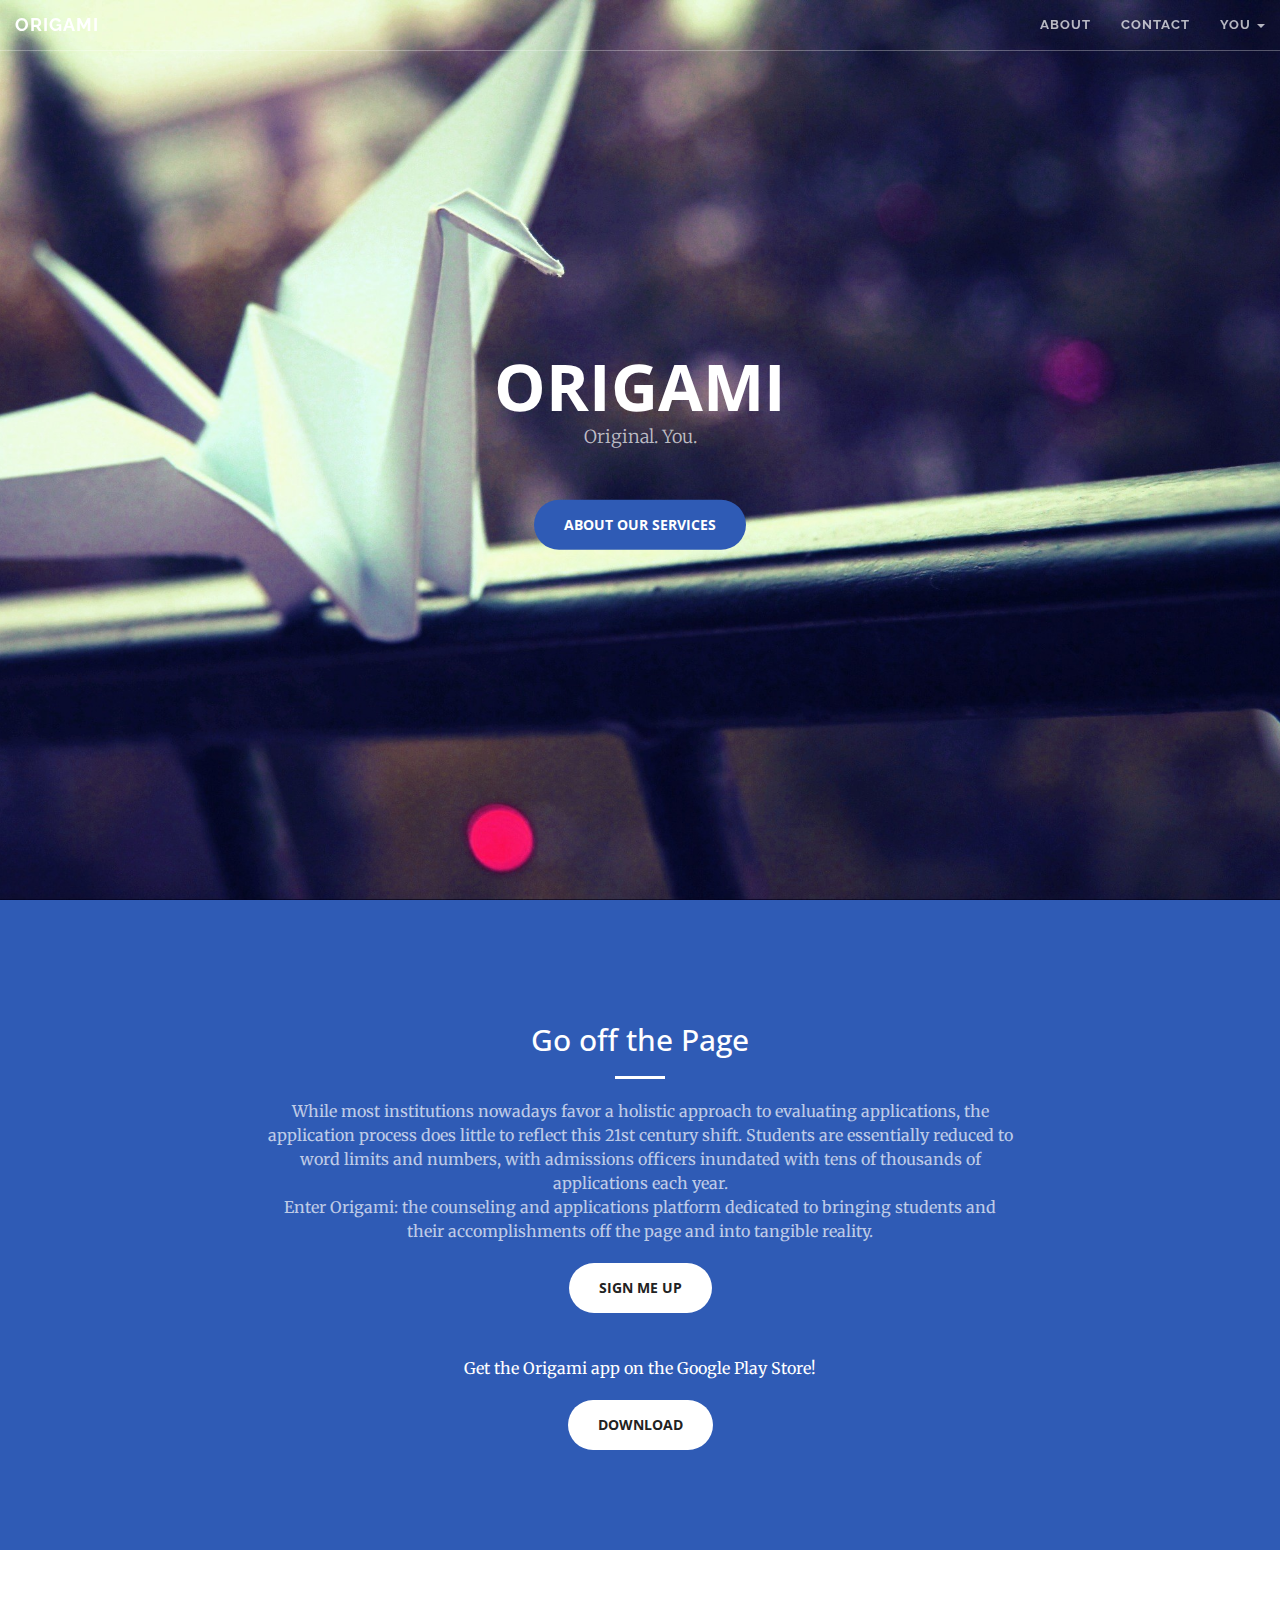
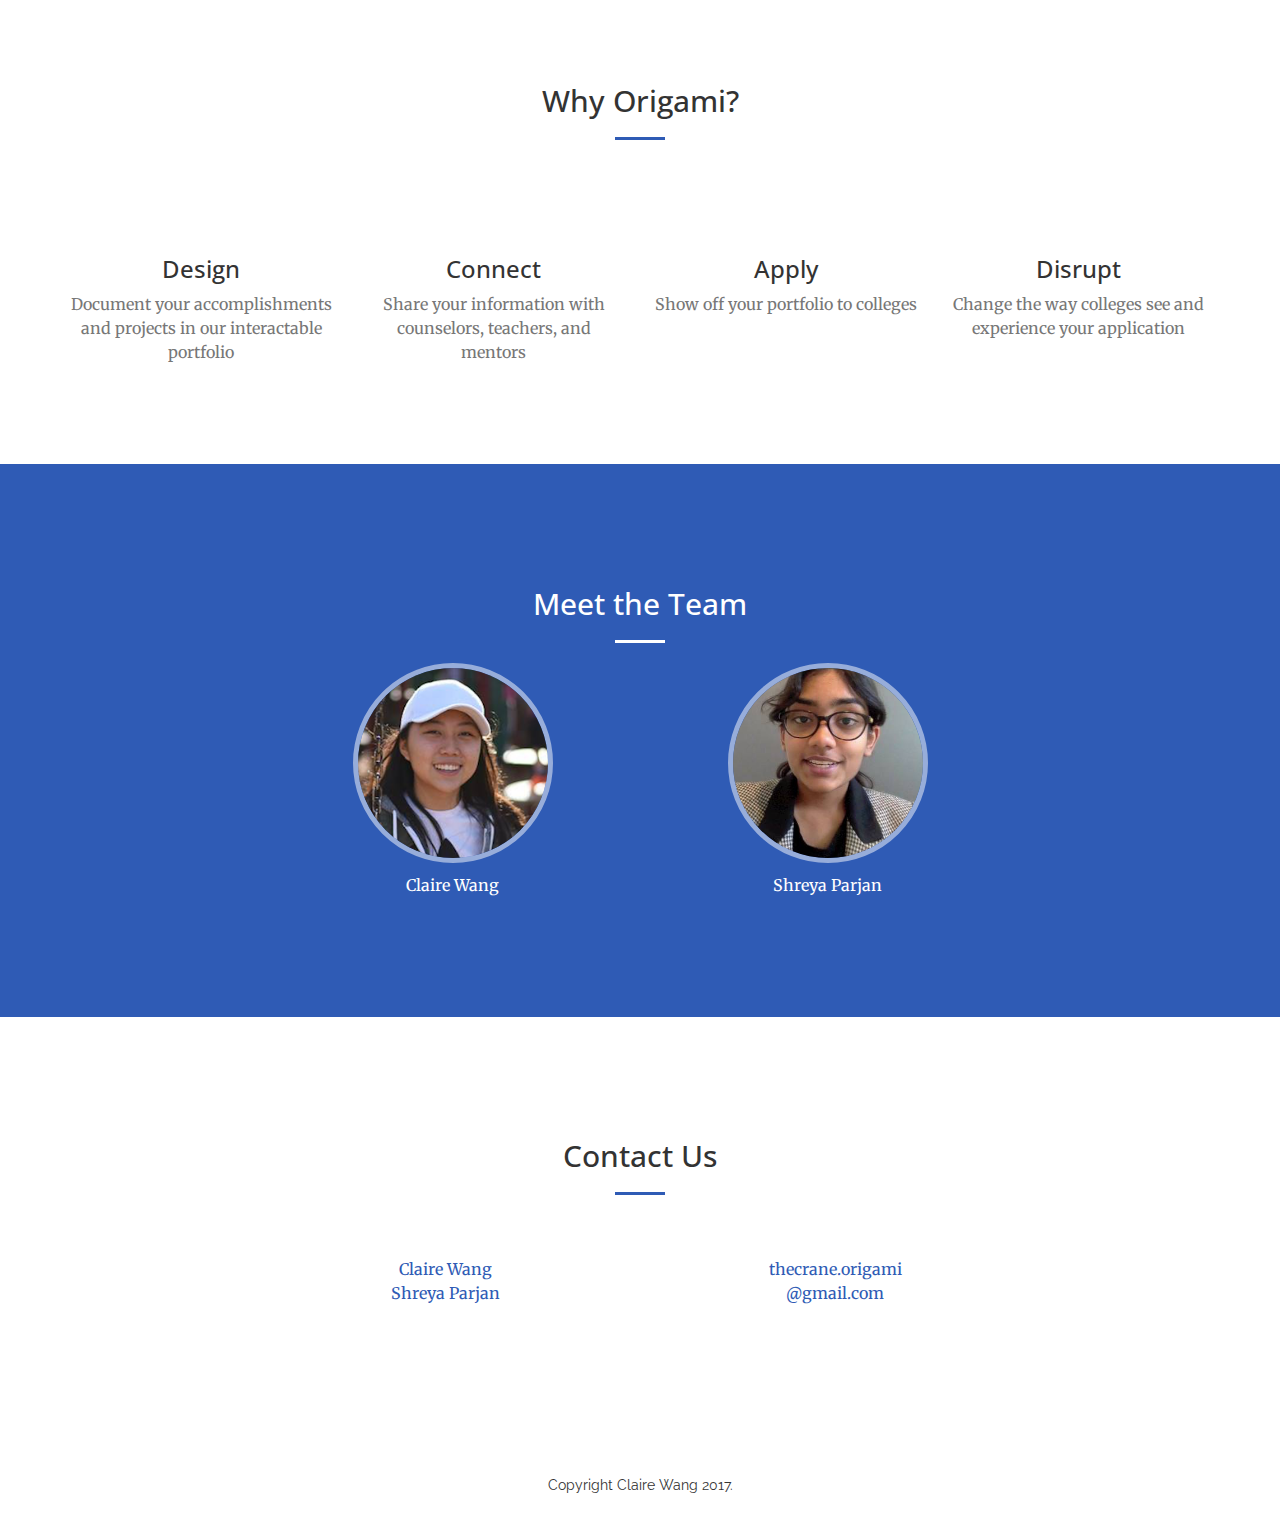
<file: index.html>
<!DOCTYPE html>
<html lang="en">

<head>

    <title>Origami</title>

    <meta charset="utf-8">
    <meta http-equiv="X-UA-Compatible" content="IE=edge">
    <meta name="viewport" content="width=device-width, initial-scale=1">

    <!-- Icon -->
    <link rel="icon" href="./img/crane2.png">

    <!-- Bootstrap Core CSS -->
    <link rel="stylesheet" href="./css/bootstrap.min.css" type="text/css">

    <!-- Custom Fonts -->
    <link href='https://fonts.googleapis.com/css?family=Open+Sans' rel='stylesheet' type='text/css'>
    <link href='https://fonts.googleapis.com/css?family=Merriweather' rel='stylesheet' type='text/css'>
    <link rel="stylesheet" href="css/font-awesome.min.css" type="text/css">
    <link href="https://fonts.googleapis.com/css?family=Raleway" rel="stylesheet">

    <!-- Plugin CSS -->
    <link rel="stylesheet" href="css/animate.min.css" type="text/css">

    <!-- Custom CSS -->
    <link rel="stylesheet" href="css/creative.css" type="text/css">

</head>

<body id="page-top">

    <nav id="mainNav" class="navbar navbar-default navbar-fixed-top">
        <div class="container-fluid">
            <!-- Brand and toggle get grouped for better mobile display -->
            <div class="navbar-header" style="font-family: Verdana, Geneva, sans-serif">
                <button type="button" class="navbar-toggle collapsed" data-toggle="collapse" data-target="#bs-example-navbar-collapse-1">
                    <span class="sr-only">Navigation</span>
                    <span class="icon-bar"></span>
                    <span class="icon-bar"></span>
                    <span class="icon-bar"></span>
                </button>
                <a class="navbar-brand page-scroll" href="#page-top">Origami</a>
            </div>

            <!-- Collect the nav links, forms, and other content for toggling -->
            <div class="collapse navbar-collapse" id="bs-example-navbar-collapse-1">
                <ul class="nav navbar-nav navbar-right">
                    <li>
                        <a class="page-scroll" href="index.html#about">About</a>
                    </li>
                    <li>
                        <a class="page-scroll" href="index.html#contact">Contact</a>
                    </li>
                    <li class="dropdown">
                        <a href="./you.html" class="dropdown-toggle" data-toggle="dropdown" role="button" aria-haspopup="true" aria-expanded="false">You <span class="caret"></span></a>
                        <ul class="dropdown-menu">
                          <li><a href="you.html">Dashboard</a></li>
                          <li><a href="settings.html">Settings</a></li>
                          <li role="separator" class="divider"></li>
                          <li><a href="index.html" id="sign-out">Logout</a></li>
                        </ul>
                    </li>
                </ul>
            </div>
            <!-- /.navbar-collapse -->
        </div>
        <!-- /.container-fluid -->
    </nav>

    <header>
        <div class="header-content">
            <div class="header-content-inner">
                <h1>Origami</h1>
                <p>Original. You.</p>
                <a href="#about" class="btn btn-primary btn-xl page-scroll">About Our Services</a>
            </div>
        </div>
    </header>

    <section class="bg-primary" id="about">
        <div class="container">
            <div class="row">
                <div class="col-lg-8 col-lg-offset-2 text-center">
                    <h2 class="section-heading">Go off the Page</h2>
                    <hr class="light">
                    <p class="text-faded">While most institutions nowadays favor a holistic approach to evaluating applications, the application process does little to reflect this 21st century shift. Students are essentially reduced to word limits and numbers, with admissions officers inundated with tens of thousands of applications each year.<br>
                    Enter Origami: the counseling and applications platform dedicated to bringing students and their accomplishments off the page and into tangible reality. </p>
                    <a href="./register.html" class="btn btn-default btn-xl">sign me up</a>
                    <hr>
                    <p>Get the Origami app on the Google Play Store!</p>
                    <a href="https://play.google.com/store/apps/details?id=clairecw.example.admin.superclassy&hl=en" target="_blank" class="btn btn-default btn-xl">download</a>
                </div>
            </div>
        </div>
    </section>

    <section id="services">
        <div class="container">
            <div class="row">
                <div class="col-lg-12 text-center">
                    <h2 class="section-heading">Why Origami?</h2>
                    <hr class="primary">
                </div>
            </div>
        </div>
        <div class="container">
            <div class="row">
                <div class="col-lg-3 col-md-6 text-center">
                    <div class="service-box">
                        <i class="fa fa-4x fa-paint-brush wow bounceIn text-primary"></i>
                        <h3>Design</h3>
                        <p class="text-muted">Document your accomplishments and projects in our interactable portfolio</p>
                    </div>
                </div>
                <div class="col-lg-3 col-md-6 text-center">
                    <div class="service-box">
                        <i class="fa fa-4x fa-share-alt wow bounceIn text-primary" data-wow-delay=".1s"></i>
                        <h3>Connect</h3>
                        <p class="text-muted">Share your information with counselors, teachers, and mentors</p>
                    </div>
                </div>
                <div class="col-lg-3 col-md-6 text-center">
                    <div class="service-box">
                        <i class="fa fa-4x fa-pencil wow bounceIn text-primary" data-wow-delay=".2s"></i>
                        <h3>Apply</h3>
                        <p class="text-muted">Show off your portfolio to colleges</p>
                    </div>
                </div>
                <div class="col-lg-3 col-md-6 text-center">
                    <div class="service-box">
                        <i class="fa fa-4x fa-child wow bounceIn text-primary" data-wow-delay=".3s"></i>
                        <h3>Disrupt</h3>
                        <p class="text-muted">Change the way colleges see and experience your application</p>
                    </div>
                </div>
            </div>
        </div>
    </section>

    <section class="bg-primary">
        <div class="container">
            <div class="row">
                <div class="col-lg-8 col-lg-offset-2 text-center">
                    <h2 class="section-heading">Meet the Team</h2>
                    <hr class="light">
                    <div class="col-md-6">
                        <div class="useravatar useravatar-lg"> 
                            <img alt="" src="img/claire.png"><p style="margin-top:10px">Claire Wang</p>
                        </div>
                    </div>
                    <div class="col-md-6">
                        <div class="useravatar useravatar-lg"> 
                            <img alt="" src="img/shreya.jpeg"><p style="margin-top:10px">Shreya Parjan</p>
                        </div>
                    </div>
                </div>
            </div>
        </div>
    </section>

    <section id="contact">
        <div class="container">
            <div class="row">
                <div class="col-lg-8 col-lg-offset-2 text-center">
                    <h2 class="section-heading">Contact Us</h2>
                    <hr class="primary">
                </div>
                <div class="col-lg-4 col-lg-offset-2 text-center">
                    <i class="fa fa-linkedin-square fa-3x wow bounceIn" aria-hidden="true"></i>
                    <p>
                        <a href="https://www.linkedin.com/in/claire-wang-7a83a8107/">Claire Wang</a>
                        <br>
                        <a href="https://www.linkedin.com/in/shreya-parjan-84b324111/">Shreya Parjan</a>
                    </p>
                </div>
                <div class="col-lg-4 text-center">
                    <i class="fa fa-envelope-o fa-3x wow bounceIn" data-wow-delay=".1s"></i>
                    <p><a href="mailto:thecrane.origami@gmail.com">thecrane.origami<br>@gmail.com</a></p>
                </div>
            </div>
        </div>
    </section>

    <div class="footer">
      Copyright Claire Wang 2017.
    </div>

    <!-- jQuery -->
    <script src="js/jquery.js"></script>

    <!-- Bootstrap Core JavaScript -->
    <script src="js/bootstrap.min.js"></script>

    <!-- Plugin JavaScript -->
    <script src="js/jquery.easing.min.js"></script>
    <script src="js/jquery.fittext.js"></script>
    <script src="js/wow.min.js"></script>

    <!-- Custom Theme JavaScript -->
    <script src="js/creative.js"></script>

</body>

</html>
</file>
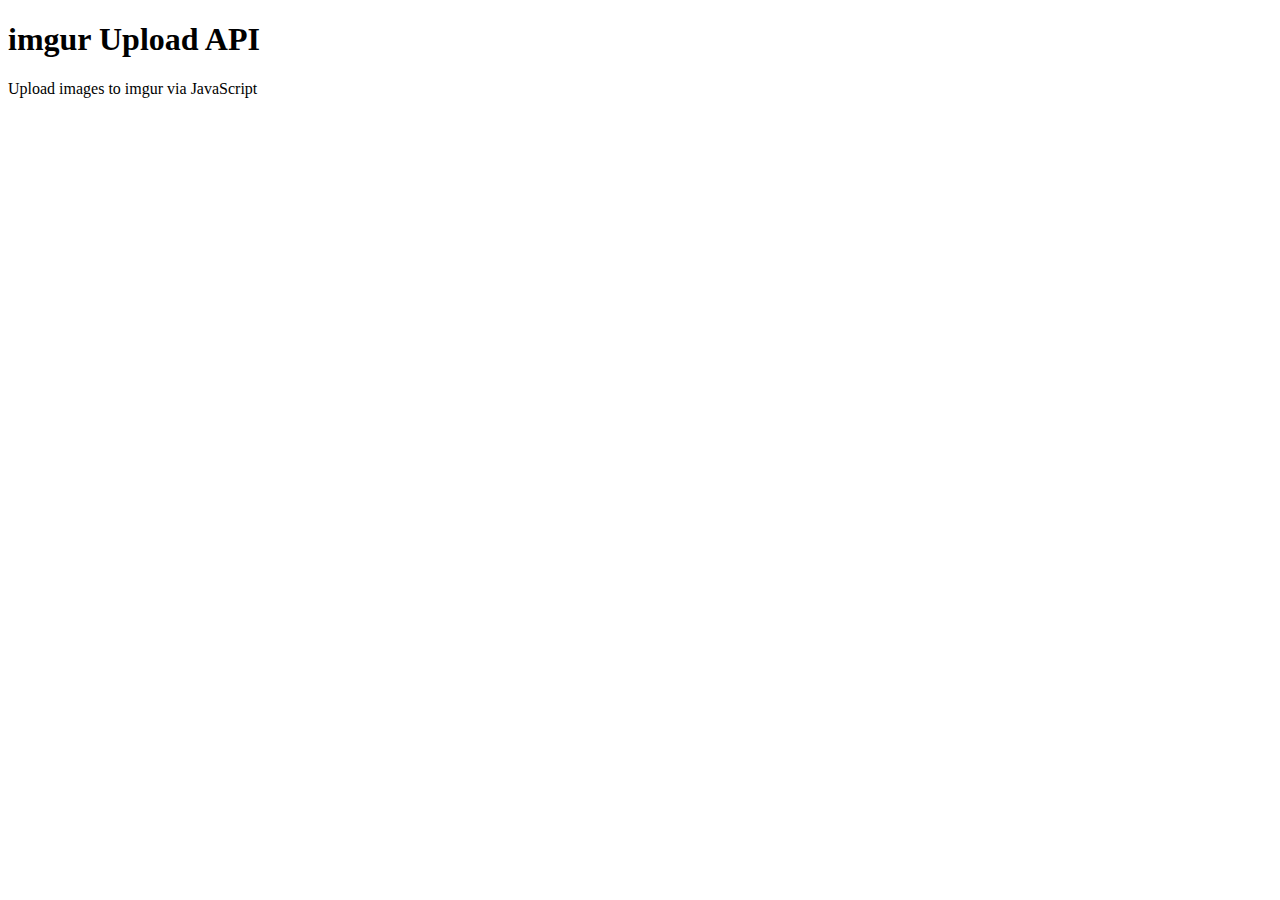
<file: test.html>
<!DOCTYPE html>
<html>
<head>
    <title>imgur Upload API</title>
    <meta name="viewport" content="width=device-width, initial-scale=1.0">
    <link href="css/imgur.min.css" rel="stylesheet" media="screen">
</head>
<body>
    <div class="jumbotron">
        <h1>imgur Upload API</h1>
        <p>Upload images to imgur via JavaScript</p>
    </div>

    <div class="col-md">
        <div class="dropzone"></div>
    </div>

    <script type="text/javascript" src="js/imgur.min.js"></script>
    <script type="text/javascript">
        var feedback = function (res) {
            if (res.success === true) {
                document.querySelector('.status').classList.add('bg-success');
                document.querySelector('.status').innerHTML = 'Image url: ' + res.data.link;
            }
        };

        new Imgur({
            clientid: 'efa0251b5466c6f',
            callback: feedback
        });
    </script>
</body>
</html>
</file>
<file: css/creative.css>
/*!
 * Start Bootstrap - Creative Bootstrap Theme (http://startbootstrap.com)
 * Code licensed under the Apache License v2.0.
 * For details, see http://www.apache.org/licenses/LICENSE-2.0.
 */

html,
body {
    width: 100%;
    height: 100%;
}

body {
    font-family: Merriweather,'Helvetica Neue',Arial,sans-serif;
}

hr {
    max-width: 50px;
    border-color: #2F5BB5;
    border-width: 3px;
}

hr.light {
    border-color: #fff;
}

a {
    color: #2F5BB5;
    -webkit-transition: all .35s;
    -moz-transition: all .35s;
    transition: all .35s;
}

a:hover,
a:focus {
    color: #1C376C;
}

h1,
h2,
h3,
h4,
h5,
h6 {
    font-family: 'Open Sans','Helvetica Neue',Arial,sans-serif;
}

p {
    margin-bottom: 20px;
    font-size: 16px;
    line-height: 1.5;
}

.bg-primary {
    background-color: #2F5BB5;
}

.bg-dark {
    color: #fff;
    background-color: #222;
}

.text-faded {
    color: rgba(255,255,255,.7);
}

section {
    padding: 100px 0;
}

aside {
    padding: 50px 0;
}

.no-padding {
    padding: 0;
}

.navbar-default {
    border-color: rgba(34,34,34,.05);
    font-family: 'Raleway', serif;
    letter-spacing: 1px;
    background-color: #fff;
    -webkit-transition: all .35s;
    -moz-transition: all .35s;
    transition: all .35s;
}

.navbar-default .navbar-header .navbar-brand {
    text-transform: uppercase;
    font-family: 'Raleway', serif;
    letter-spacing: 1px;
    font-weight: 700;
    color: #2F5BB5;
}

.navbar-default .navbar-header .navbar-brand:hover,
.navbar-default .navbar-header .navbar-brand:focus {
    color: #1C376C;
}

.navbar-default .nav > li>a,
.navbar-default .nav>li>a:focus {
    text-transform: uppercase;
    font-size: 13px;
    font-weight: 700;
    color: #222;
}

.navbar-default .nav > li>a:hover,
.navbar-default .nav>li>a:focus:hover {
    color: #2F5BB5;
}

.navbar-default .nav > li.active>a,
.navbar-default .nav>li.active>a:focus {
    color: #2F5BB5!important;
    background-color: transparent;
}

.navbar-default .nav > li.active>a:hover,
.navbar-default .nav>li.active>a:focus:hover {
    background-color: transparent;
}

@media(min-width:768px) {
    .navbar-default {
        border-color: rgba(255,255,255,.3);
        background-color: transparent;
    }

    .navbar-default .navbar-header .navbar-brand {
        color: rgba(255,255,255,.7);
    }

    .navbar-default .navbar-header .navbar-brand:hover,
    .navbar-default .navbar-header .navbar-brand:focus {
        color: #fff;
    }

    .navbar-default .nav > li>a,
    .navbar-default .nav>li>a:focus {
        color: rgba(255,255,255,.7);
    }

    .navbar-default .nav > li>a:hover,
    .navbar-default .nav>li>a:focus:hover {
        color: #fff;
    }

    .navbar-default.affix {
        border-color: rgba(34,34,34,.05);
        background-color: #fff;
    }

    .navbar-default.affix .navbar-header .navbar-brand {
        font-size: 14px;
        color: #2F5BB5;
    }

    .navbar-default.affix .navbar-header .navbar-brand:hover,
    .navbar-default.affix .navbar-header .navbar-brand:focus {
        color: #1C376C;
    }

    .navbar-default.affix .nav > li>a,
    .navbar-default.affix .nav>li>a:focus {
        color: #222;
    }

    .navbar-default.affix .nav > li>a:hover,
    .navbar-default.affix .nav>li>a:focus:hover {
        color: #2F5BB5;
    }
}

header {
    position: relative;
    width: 100%;
    min-height: auto;
    text-align: center;
    color: #fff;
    background-image: url(../img/header2.jpg);
    background-position: center;
    -webkit-background-size: cover;
    -moz-background-size: cover;
    background-size: cover;
    -o-background-size: cover;
}

header .header-content {
    position: relative;
    width: 100%;
    padding: 100px 15px;
    text-align: center;
}

header .header-content .header-content-inner h1 {
    margin-top: 0;
    margin-bottom: 0;
    text-transform: uppercase;
    font-weight: 700;
}

header .header-content .header-content-inner hr {
    margin: 30px auto;
}

header .header-content .header-content-inner p {
    margin-bottom: 50px;
    font-size: 16px;
    font-weight: 300;
    color: rgba(255,255,255,.7);
}

@media(min-width:768px) {
    header {
        min-height: 100%;
    }

    header .header-content {
        position: absolute;
        top: 50%;
        padding: 0 50px;
        -webkit-transform: translateY(-50%);
        -ms-transform: translateY(-50%);
        transform: translateY(-50%);
    }

    header .header-content .header-content-inner {
        margin-right: auto;
        margin-left: auto;
        max-width: 1000px;
    }

    header .header-content .header-content-inner p {
        margin-right: auto;
        margin-left: auto;
        max-width: 80%;
        font-size: 18px;
    }
}

@media(min-width:1200px) {
  .no-gutter .col-lg-4 {
    width: 25%;
  }
}

.section-heading {
    margin-top: 3%;
}

.service-box {
    margin: 50px auto 0;
    max-width: 400px;
}

@media(min-width:992px) {
    .service-box {
        margin: 20px auto 0;
    }
}

.service-box p {
    margin-bottom: 0;
}

.portfolio-box {
    display: block;
    position: relative;
    margin: 0 auto;
    max-width: 650px;
}

.portfolio-box .portfolio-box-caption {
    display: block;
    position: absolute;
    bottom: 0;
    width: 100%;
    height: 100%;
    text-align: center;
    color: #fff;
    opacity: 0;
    background: rgba(240,95,64,.9);
    -webkit-transition: all .35s;
    -moz-transition: all .35s;
    transition: all .35s;
}

.portfolio-box .portfolio-box-caption .portfolio-box-caption-content {
    position: absolute;
    top: 50%;
    width: 100%;
    text-align: center;
    transform: translateY(-50%);
}

.portfolio-box .portfolio-box-caption .portfolio-box-caption-content .project-category,
.portfolio-box .portfolio-box-caption .portfolio-box-caption-content .project-name {
    padding: 0 15px;
    font-family: 'Open Sans','Helvetica Neue',Arial,sans-serif;
}

.portfolio-box .portfolio-box-caption .portfolio-box-caption-content .project-category {
    text-transform: uppercase;
    font-size: 14px;
    font-weight: 600;
}

.portfolio-box .portfolio-box-caption .portfolio-box-caption-content .project-name {
    font-size: 18px;
}

.portfolio-box:hover .portfolio-box-caption {
    opacity: 1;
}

@media(min-width:768px) {
    .portfolio-box .portfolio-box-caption .portfolio-box-caption-content .project-category {
        font-size: 16px;
    }

    .portfolio-box .portfolio-box-caption .portfolio-box-caption-content .project-name {
        font-size: 22px;
    }
}

.call-to-action h2 {
    margin: 0 auto 20px;
}

.text-primary {
    color: #2F5BB5;
}

.no-gutter > [class*=col-] {
    padding-right: 0;
    padding-left: 0;
}

.btn-default {
    border-color: #fff;
    color: #222;
    background-color: #fff;
    -webkit-transition: all .35s;
    -moz-transition: all .35s;
    transition: all .35s;
}

.btn-default:hover,
.btn-default:focus,
.btn-default.focus,
.btn-default:active,
.btn-default.active,
.open > .dropdown-toggle.btn-default {
    border-color: #ededed;
    color: #222;
    background-color: #f2f2f2;
}

.btn-default:active,
.btn-default.active,
.open > .dropdown-toggle.btn-default {
    background-image: none;
}

.btn-default.disabled,
.btn-default[disabled],
fieldset[disabled] .btn-default,
.btn-default.disabled:hover,
.btn-default[disabled]:hover,
fieldset[disabled] .btn-default:hover,
.btn-default.disabled:focus,
.btn-default[disabled]:focus,
fieldset[disabled] .btn-default:focus,
.btn-default.disabled.focus,
.btn-default[disabled].focus,
fieldset[disabled] .btn-default.focus,
.btn-default.disabled:active,
.btn-default[disabled]:active,
fieldset[disabled] .btn-default:active,
.btn-default.disabled.active,
.btn-default[disabled].active,
fieldset[disabled] .btn-default.active {
    border-color: #fff;
    background-color: #fff;
}

.btn-default .badge {
    color: #fff;
    background-color: #222;
}

.btn-primary {
    border-color: #2F5BB5;
    color: #fff;
    background-color: #2F5BB5;
    -webkit-transition: all .35s;
    -moz-transition: all .35s;
    transition: all .35s;
}

.btn-primary:hover,
.btn-primary:focus,
.btn-primary.focus,
.btn-primary:active,
.btn-primary.active,
.open > .dropdown-toggle.btn-primary {
    border-color: #1C376C;
    color: #fff;
    background-color: #1C376C;
}

.btn-primary:active,
.btn-primary.active,
.open > .dropdown-toggle.btn-primary {
    background-image: none;
}

.btn-primary.disabled,
.btn-primary[disabled],
fieldset[disabled] .btn-primary,
.btn-primary.disabled:hover,
.btn-primary[disabled]:hover,
fieldset[disabled] .btn-primary:hover,
.btn-primary.disabled:focus,
.btn-primary[disabled]:focus,
fieldset[disabled] .btn-primary:focus,
.btn-primary.disabled.focus,
.btn-primary[disabled].focus,
fieldset[disabled] .btn-primary.focus,
.btn-primary.disabled:active,
.btn-primary[disabled]:active,
fieldset[disabled] .btn-primary:active,
.btn-primary.disabled.active,
.btn-primary[disabled].active,
fieldset[disabled] .btn-primary.active {
    border-color: #2F5BB5;
    background-color: #2F5BB5;
}

.btn-primary .badge {
    color: #2F5BB5;
    background-color: #fff;
}

.btn {
    border: 0;
    border-radius: 300px;
    text-transform: uppercase;
    font-family: 'Open Sans','Helvetica Neue',Arial,sans-serif;
    font-weight: 700;
}

.btn-xl {
    padding: 15px 30px;
}

::-moz-selection {
    text-shadow: none;
    color: #fff;
    background: #222;
}

::selection {
    text-shadow: none;
    color: #fff;
    background: #222;
}

img::selection {
    color: #fff;
    background: 0 0;
}

img::-moz-selection {
    color: #fff;
    background: 0 0;
}

body {
    webkit-tap-highlight-color: #222;
}

.useravatar {
    top: 15px;
    left: 0;
    right: 0;
}

.useravatar img {
    width: 100px;
    height: 100px;
    background-position: center center;
    background-repeat: no-repeat;
    object-fit: cover;
    -webkit-border-radius: 50%;
    -moz-border-radius: 50%;
    border-radius: 50%;
    border: 5px solid rgba(255, 255, 255, 0.5);
}

.useravatar-lg img {
    width: 200px;
    height: 200px;
}

.gallery {
    padding: 1%;
}

.thumb {
    overflow: hidden;
    margin-bottom: 30px;
}

.thumb img {
    width: 300px;
    height: 300px;
    background-position: center center;
    background-repeat: no-repeat;
    object-fit: cover;
}

.gallery-sm {
    padding-top: 10%;
    padding-left: 3%;
}

.gallery-sm img {
    width: 100px;
    height: 100px;
    background-position: center center;
    background-repeat: no-repeat;
    object-fit: cover;
    float: left;
    margin: 1%;
}

.footer {
    margin-top: 50px;
    text-align: center;
    font-family: 'Raleway', serif;
    padding-bottom: 20px;
}
</file>
<file: css/imgur.min.css>
.dropzone{position:relative;width:auto}.dropzone p{margin:0;text-align:center;width:100%}.dropzone input[type=file]{height:100%;left:0;outline:0;opacity:0;position:absolute;top:0;width:100%}.dropzone+.status{border-radius:5px;margin:10px 10px 0;padding:15px;text-align:center}.dropzone.dropzone-dragging{border-color:#000}.loading-modal{background-color:rgba(255,255,255,.8);display:none;position:fixed;z-index:1000;top:0;left:0;height:100%;width:100%}.loading-image{position:absolute;top:50%;left:50%;margin:-16px 0 0 -16px}body.busy .loading-modal{display:block}
</file>
